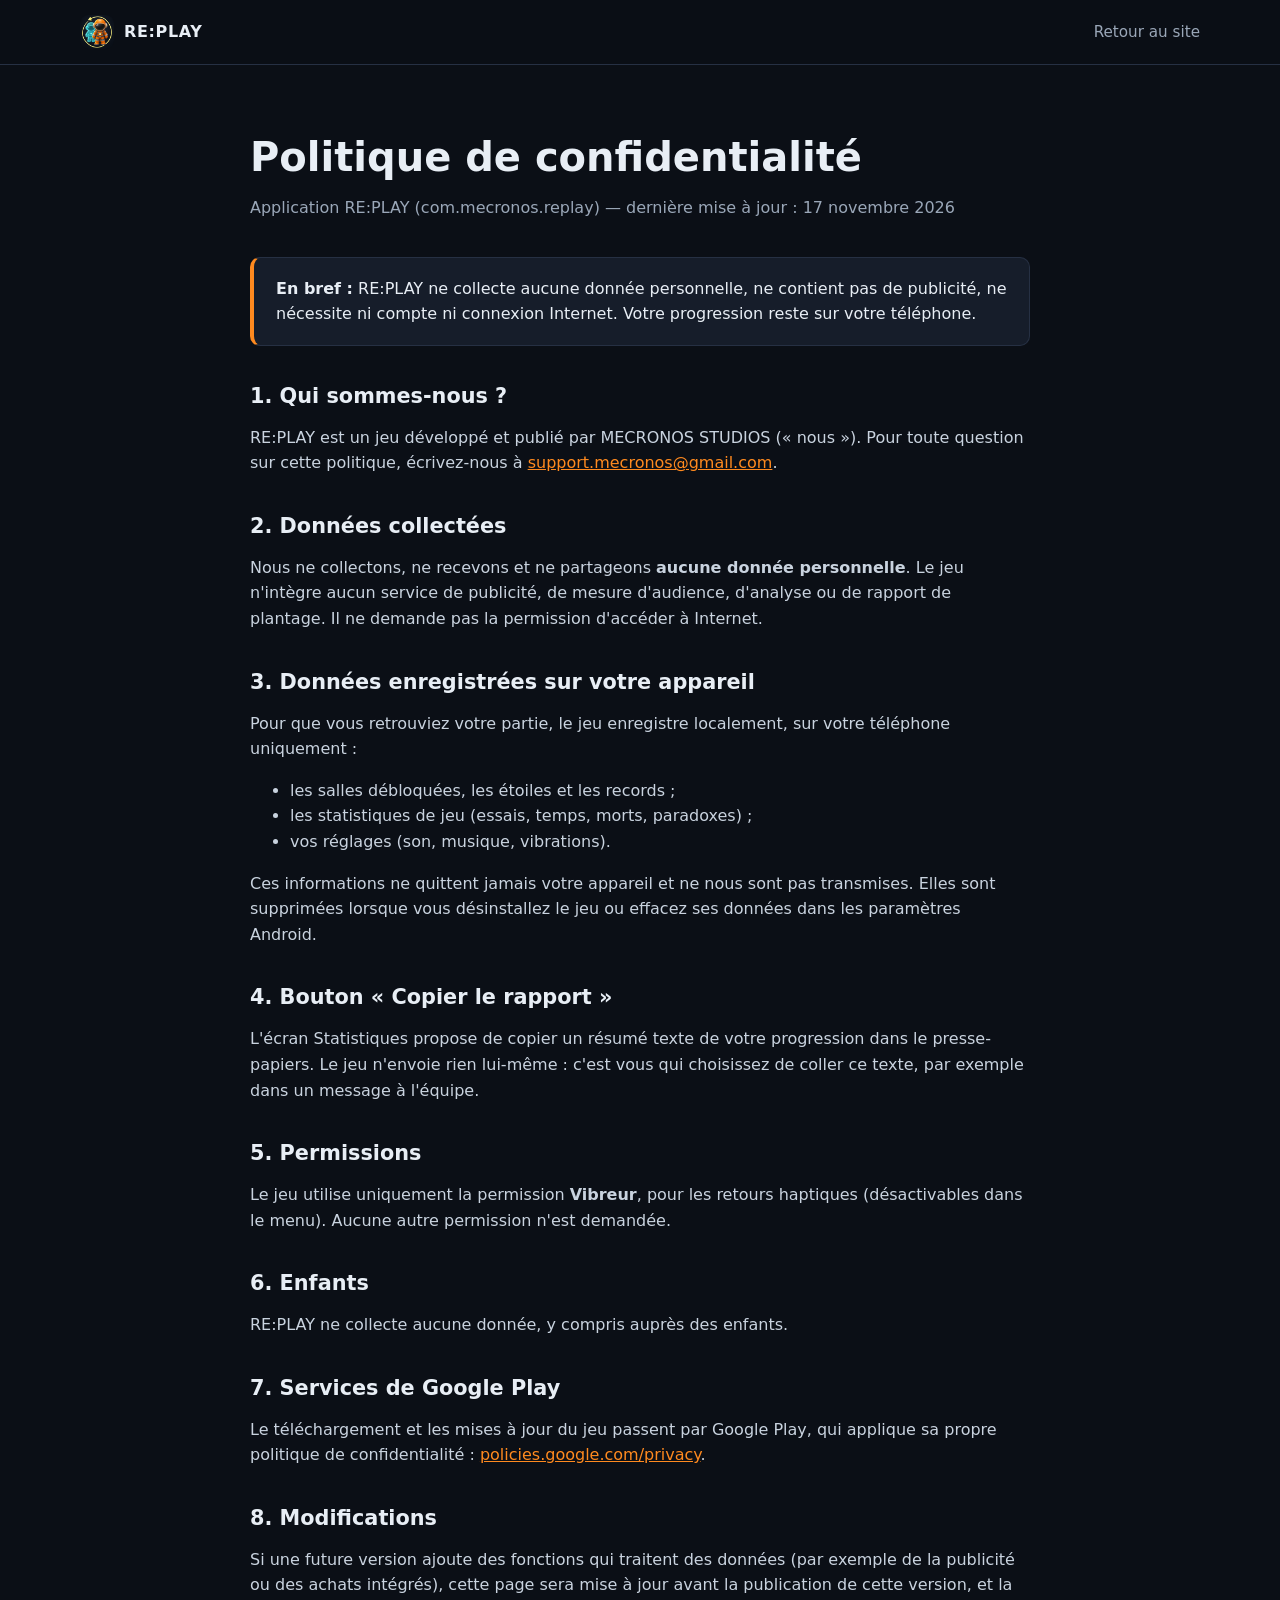
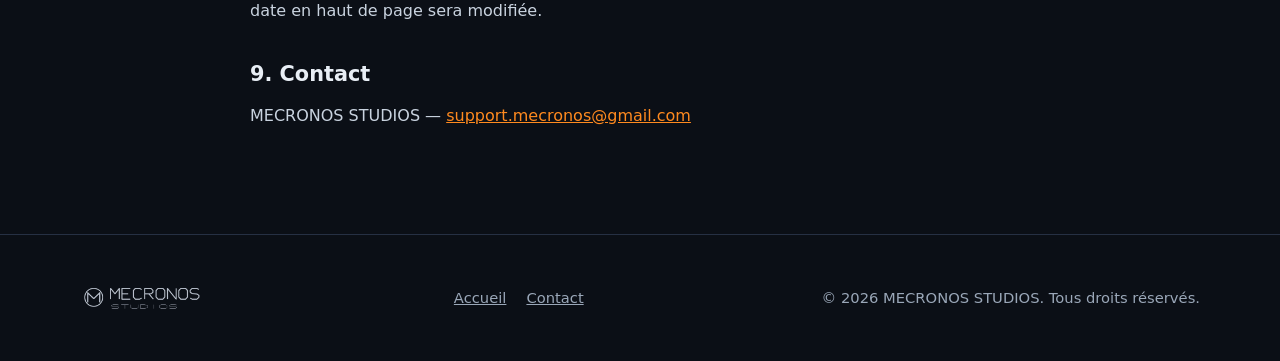
<file: politique-confidentialite.html>
<!DOCTYPE html>
<html lang="fr">
<head>
	<meta charset="utf-8">
	<meta name="viewport" content="width=device-width, initial-scale=1">
	<title>Politique de confidentialité — RE:PLAY | MECRONOS STUDIOS</title>
	<meta name="description" content="Politique de confidentialité du jeu RE:PLAY de MECRONOS STUDIOS.">
	<meta name="theme-color" content="#0b0f16">
	<link rel="icon" type="image/png" href="images/favicon.png">
	<link rel="stylesheet" href="style.css">
</head>
<body>

<header class="topbar">
	<div class="container">
		<a class="brand" href="index.html"><img src="images/icone.png" alt="">RE:PLAY</a>
		<nav class="nav" aria-label="Navigation">
			<a href="index.html">Retour au site</a>
		</nav>
	</div>
</header>

<main class="legal">
	<div class="container">
		<h1>Politique de confidentialité</h1>
		<p class="updated">Application RE:PLAY (com.mecronos.replay) — dernière mise à jour : 17 novembre 2026</p>

		<div class="summary">
			<strong>En bref :</strong> RE:PLAY ne collecte aucune donnée personnelle, ne contient pas de publicité,
			ne nécessite ni compte ni connexion Internet. Votre progression reste sur votre téléphone.
		</div>

		<h2>1. Qui sommes-nous ?</h2>
		<p>RE:PLAY est un jeu développé et publié par MECRONOS STUDIOS (« nous »).
			Pour toute question sur cette politique, écrivez-nous à
			<a href="support.mecronos@gmail.com">support.mecronos@gmail.com</a>.</p>

		<h2>2. Données collectées</h2>
		<p>Nous ne collectons, ne recevons et ne partageons <strong>aucune donnée personnelle</strong>.
			Le jeu n'intègre aucun service de publicité, de mesure d'audience, d'analyse ou de rapport de plantage.
			Il ne demande pas la permission d'accéder à Internet.</p>

		<h2>3. Données enregistrées sur votre appareil</h2>
		<p>Pour que vous retrouviez votre partie, le jeu enregistre localement, sur votre téléphone uniquement :</p>
		<ul>
			<li>les salles débloquées, les étoiles et les records ;</li>
			<li>les statistiques de jeu (essais, temps, morts, paradoxes) ;</li>
			<li>vos réglages (son, musique, vibrations).</li>
		</ul>
		<p>Ces informations ne quittent jamais votre appareil et ne nous sont pas transmises.
			Elles sont supprimées lorsque vous désinstallez le jeu ou effacez ses données dans les paramètres Android.</p>

		<h2>4. Bouton « Copier le rapport »</h2>
		<p>L'écran Statistiques propose de copier un résumé texte de votre progression dans le presse-papiers.
			Le jeu n'envoie rien lui-même : c'est vous qui choisissez de coller ce texte, par exemple dans un message à l'équipe.</p>

		<h2>5. Permissions</h2>
		<p>Le jeu utilise uniquement la permission <strong>Vibreur</strong>, pour les retours haptiques
			(désactivables dans le menu). Aucune autre permission n'est demandée.</p>

		<h2>6. Enfants</h2>
		<p>RE:PLAY ne collecte aucune donnée, y compris auprès des enfants.</p>

		<h2>7. Services de Google Play</h2>
		<p>Le téléchargement et les mises à jour du jeu passent par Google Play, qui applique sa propre politique de confidentialité :
			<a href="https://policies.google.com/privacy" rel="noopener">policies.google.com/privacy</a>.</p>

		<h2>8. Modifications</h2>
		<p>Si une future version ajoute des fonctions qui traitent des données (par exemple de la publicité ou des achats intégrés),
			cette page sera mise à jour avant la publication de cette version, et la date en haut de page sera modifiée.</p>

		<h2>9. Contact</h2>
		<p>MECRONOS STUDIOS — <a href="support.mecronos@gmail.com">support.mecronos@gmail.com</a></p>
	</div>
</main>

<footer>
	<div class="container">
		<img src="images/logo-mecronos.png" alt="MECRONOS STUDIOS">
		<nav aria-label="Liens">
			<a href="index.html">Accueil</a>
			<a href="support.mecronos@gmail.com">Contact</a>
		</nav>
		<p style="margin:0">© 2026 MECRONOS STUDIOS. Tous droits réservés.</p>
	</div>
</footer>
</body>
</html>
</file>
<file: style.css>
/* RE:PLAY — site officiel. Palette du jeu : orange = le joueur, cyan = les doubles, rouge = danger, jaune pâle = interactif. */
:root {
	--bg: #0b0f16;
	--bg-2: #111722;
	--panel: #161d2a;
	--line: #263043;
	--text: #e8eef5;
	--muted: #9aa7b8;
	--orange: #ff8a1f;
	--orange-dark: #c9600a;
	--cyan: #4fd8f0;
	--red: #ff4a4a;
	--yellow: #ffe7a0;
	--radius: 14px;
	--max: 1120px;
}

* { box-sizing: border-box; }
html { scroll-behavior: smooth; }
body {
	margin: 0;
	background: var(--bg);
	color: var(--text);
	font-family: "Inter", "Segoe UI", system-ui, -apple-system, Roboto, sans-serif;
	line-height: 1.6;
	-webkit-font-smoothing: antialiased;
}
img { max-width: 100%; display: block; }
a { color: var(--orange); }
a:hover { color: #ffb066; }

.container { width: min(var(--max), 100% - 40px); margin-inline: auto; }

/* --- En-tête --- */
.topbar {
	position: sticky; top: 0; z-index: 20;
	background: rgba(11, 15, 22, 0.86);
	backdrop-filter: blur(10px);
	border-bottom: 1px solid var(--line);
}
.topbar .container { display: flex; align-items: center; justify-content: space-between; height: 64px; gap: 16px; }
.brand { display: flex; align-items: center; gap: 10px; text-decoration: none; color: var(--text); font-weight: 700; letter-spacing: 0.04em; }
.brand img { width: 34px; height: 34px; border-radius: 8px; }
.nav { display: flex; gap: 22px; }
.nav a { color: var(--muted); text-decoration: none; font-size: 0.95rem; }
.nav a:hover { color: var(--text); }

/* --- Boutons --- */
.btn {
	display: inline-flex; align-items: center; gap: 10px;
	padding: 14px 24px; border-radius: 12px;
	font-weight: 700; text-decoration: none; letter-spacing: 0.02em;
	transition: transform .15s ease, box-shadow .15s ease, background .15s ease;
}
.btn:hover { transform: translateY(-2px); }
.btn-primary { background: var(--orange); color: #1a0d00; box-shadow: 0 8px 30px rgba(255, 138, 31, 0.35); }
.btn-primary:hover { background: #ff9d45; color: #1a0d00; }
.btn-ghost { border: 1px solid var(--line); color: var(--text); background: rgba(255, 255, 255, 0.03); }
.btn-ghost:hover { border-color: var(--muted); color: var(--text); }
.btn svg { width: 22px; height: 22px; }

/* --- Héros --- */
.hero {
	position: relative; min-height: 88vh; display: flex; align-items: center;
	background: url("images/key-art.jpg") center right / cover no-repeat;
	overflow: hidden;
}
.hero::before {
	content: ""; position: absolute; inset: 0;
	background: linear-gradient(90deg, var(--bg) 0%, rgba(11, 15, 22, 0.94) 36%, rgba(11, 15, 22, 0.4) 66%, rgba(11, 15, 22, 0.1) 100%),
		linear-gradient(0deg, var(--bg) 0%, rgba(11, 15, 22, 0) 30%);
}
.hero .container { position: relative; }
.hero-content { max-width: 540px; padding: 80px 0; }
.hero-logo { width: min(480px, 90%); margin-bottom: 18px; }
.tagline { font-size: clamp(1.3rem, 2.6vw, 1.75rem); font-weight: 600; margin: 0 0 14px; }
.hero p.lead { color: var(--muted); font-size: 1.08rem; margin: 0 0 30px; }
.hero-actions { display: flex; flex-wrap: wrap; gap: 14px; }
.badge-soon {
	display: inline-block; margin-bottom: 18px; padding: 6px 12px; border-radius: 999px;
	font-size: 0.8rem; font-weight: 700; letter-spacing: 0.08em; text-transform: uppercase;
	color: var(--yellow); border: 1px solid rgba(255, 231, 160, 0.4); background: rgba(255, 231, 160, 0.06);
}

/* --- Sections --- */
section { padding: 90px 0; }
.section-alt { background: var(--bg-2); border-block: 1px solid var(--line); }
.eyebrow { color: var(--orange); font-weight: 700; letter-spacing: 0.14em; text-transform: uppercase; font-size: 0.8rem; margin: 0 0 8px; }
h2 { font-size: clamp(1.7rem, 3.4vw, 2.4rem); line-height: 1.2; margin: 0 0 16px; }
.section-intro { color: var(--muted); max-width: 680px; margin: 0 0 44px; font-size: 1.05rem; }

/* --- Principe : 3 étapes --- */
.steps { display: grid; grid-template-columns: repeat(3, 1fr); gap: 22px; }
.step {
	background: var(--panel); border: 1px solid var(--line); border-radius: var(--radius);
	padding: 28px 24px; position: relative;
}
.step-num {
	width: 42px; height: 42px; border-radius: 50%; display: grid; place-items: center;
	font-weight: 800; margin-bottom: 16px;
}
.step:nth-child(1) .step-num { background: rgba(255, 138, 31, 0.15); color: var(--orange); border: 1px solid var(--orange); }
.step:nth-child(2) .step-num { background: rgba(79, 216, 240, 0.12); color: var(--cyan); border: 1px solid var(--cyan); }
.step:nth-child(3) .step-num { background: rgba(255, 231, 160, 0.1); color: var(--yellow); border: 1px solid var(--yellow); }
.step h3 { margin: 0 0 8px; font-size: 1.15rem; }
.step p { margin: 0; color: var(--muted); }

.legend { display: flex; flex-wrap: wrap; gap: 12px 26px; margin-top: 34px; color: var(--muted); font-size: 0.95rem; }
.legend span { display: inline-flex; align-items: center; gap: 8px; }
.dot { width: 12px; height: 12px; border-radius: 50%; display: inline-block; }

/* --- Captures --- */
.gallery { display: grid; grid-template-columns: repeat(4, 1fr); gap: 14px; }
.gallery a {
	border-radius: 10px; overflow: hidden; border: 1px solid var(--line); background: #000;
	transition: transform .2s ease, border-color .2s ease;
}
.gallery a:hover { transform: scale(1.02); border-color: var(--orange); }
.gallery a:first-child { grid-column: span 2; grid-row: span 2; }
.gallery img { width: 100%; height: 100%; object-fit: cover; aspect-ratio: 16 / 9; }

.lightbox {
	position: fixed; inset: 0; z-index: 50; display: none;
	background: rgba(5, 8, 12, 0.94); align-items: center; justify-content: center; padding: 24px;
}
.lightbox.open { display: flex; }
.lightbox img { max-height: 86vh; border-radius: 10px; box-shadow: 0 20px 60px rgba(0, 0, 0, 0.6); }
.lightbox button {
	position: absolute; background: rgba(255, 255, 255, 0.08); color: var(--text); border: 1px solid var(--line);
	width: 48px; height: 48px; border-radius: 50%; font-size: 1.4rem; cursor: pointer;
}
.lightbox button:hover { background: rgba(255, 255, 255, 0.16); }
.lb-close { top: 20px; right: 20px; }
.lb-prev { left: 20px; top: 50%; transform: translateY(-50%); }
.lb-next { right: 20px; top: 50%; transform: translateY(-50%); }

/* --- Secteurs --- */
.sectors { display: grid; grid-template-columns: repeat(2, 1fr); gap: 22px; }
.sector { background: var(--panel); border: 1px solid var(--line); border-radius: var(--radius); overflow: hidden; }
.sector img { width: 100%; aspect-ratio: 6 / 1; object-fit: cover; }
.sector-body { padding: 20px 22px 24px; }
.sector-body h3 { margin: 0 0 4px; font-size: 1.12rem; }
.sector-rooms { color: var(--orange); font-size: 0.85rem; font-weight: 700; letter-spacing: 0.06em; }
.sector-body p { margin: 8px 0 0; color: var(--muted); }

/* --- Points forts --- */
.features { display: grid; grid-template-columns: repeat(3, 1fr); gap: 18px; }
.feature { padding: 22px; border-radius: var(--radius); border: 1px solid var(--line); background: rgba(255, 255, 255, 0.02); }
.feature h3 { margin: 0 0 6px; font-size: 1.02rem; }
.feature p { margin: 0; color: var(--muted); font-size: 0.96rem; }
.feature .icon { font-size: 1.5rem; margin-bottom: 10px; color: var(--orange); }

.stats { display: flex; flex-wrap: wrap; gap: 18px; margin-bottom: 44px; }
.stat { flex: 1 1 160px; text-align: center; padding: 20px; border-radius: var(--radius); background: var(--panel); border: 1px solid var(--line); }
.stat strong { display: block; font-size: 2.2rem; color: var(--orange); line-height: 1.1; }
.stat span { color: var(--muted); font-size: 0.92rem; }

/* --- Testeurs --- */
.cta {
	position: relative; border-radius: 20px; overflow: hidden; border: 1px solid var(--line);
	background: url("images/fin.jpg") center / cover no-repeat;
}
.cta::before { content: ""; position: absolute; inset: 0; background: linear-gradient(90deg, rgba(11, 15, 22, 0.96) 0%, rgba(11, 15, 22, 0.75) 55%, rgba(11, 15, 22, 0.25) 100%); }
.cta-inner { position: relative; padding: 56px 48px; max-width: 600px; }
.cta-inner p { color: var(--muted); }

/* --- Pied de page --- */
footer { padding: 46px 0; border-top: 1px solid var(--line); color: var(--muted); font-size: 0.92rem; }
footer .container { display: flex; flex-wrap: wrap; align-items: center; justify-content: space-between; gap: 20px; }
footer img { height: 34px; width: auto; opacity: 0.85; }
footer nav { display: flex; gap: 20px; flex-wrap: wrap; }
footer a { color: var(--muted); }
footer a:hover { color: var(--text); }

/* --- Page légale --- */
.legal { padding: 60px 0 90px; }
.legal .container { max-width: 780px; }
.legal h1 { font-size: clamp(1.8rem, 4vw, 2.5rem); margin: 0 0 6px; }
.legal .updated { color: var(--muted); margin: 0 0 36px; }
.legal h2 { font-size: 1.3rem; margin: 38px 0 10px; }
.legal p, .legal li { color: #c9d3df; }
.legal .summary { background: var(--panel); border: 1px solid var(--line); border-left: 4px solid var(--orange); border-radius: 10px; padding: 18px 22px; }

/* --- Animations --- */
.reveal { opacity: 0; transform: translateY(18px); transition: opacity .6s ease, transform .6s ease; }
.reveal.visible { opacity: 1; transform: none; }
@media (prefers-reduced-motion: reduce) {
	.reveal { opacity: 1; transform: none; transition: none; }
	html { scroll-behavior: auto; }
}

/* --- Mobile --- */
@media (max-width: 900px) {
	.steps, .features { grid-template-columns: 1fr; }
	.sectors { grid-template-columns: 1fr; }
	.gallery { grid-template-columns: repeat(2, 1fr); }
	.nav { display: none; }
	.hero { background-position: 70% center; min-height: 80vh; }
	.hero::before { background: linear-gradient(0deg, var(--bg) 0%, rgba(11, 15, 22, 0.85) 45%, rgba(11, 15, 22, 0.5) 100%); }
	.cta-inner { padding: 40px 24px; }
	.cta::before { background: linear-gradient(0deg, rgba(11, 15, 22, 0.97) 0%, rgba(11, 15, 22, 0.88) 70%, rgba(11, 15, 22, 0.6) 100%); }
}
@media (max-width: 520px) {
	section { padding: 64px 0; }
	.btn { width: 100%; justify-content: center; }
}
</file>
